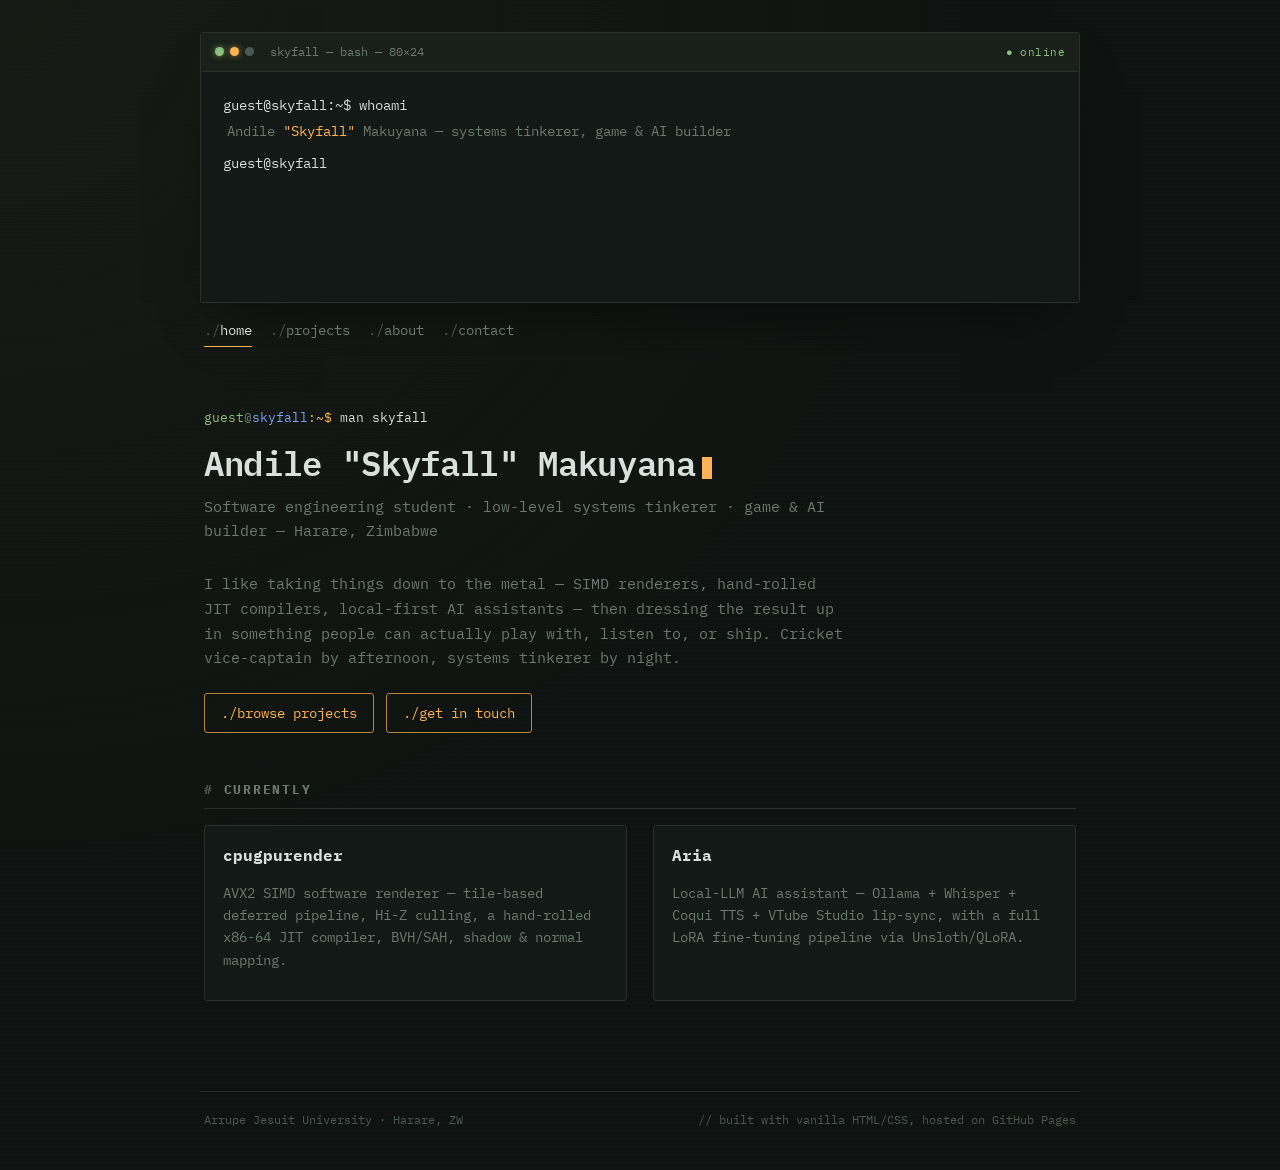
<file: docs/index.html>
<!DOCTYPE html>
<html lang="en">
<head>
<meta charset="UTF-8">
<meta name="viewport" content="width=device-width, initial-scale=1.0">
<title>Skyfall // Andile Makuyana</title>
<meta name="description" content="Portfolio of Andile 'Skyfall' Makuyana — software engineer, systems tinkerer, game & AI builder.">
<link rel="preconnect" href="https://fonts.googleapis.com">
<link href="https://fonts.googleapis.com/css2?family=IBM+Plex+Mono:ital,wght@0,400;0,500;0,600;1,400&display=swap" rel="stylesheet">
<link rel="stylesheet" href="style.css">
<style>
  #boot { font-size: 13.5px; min-height: 190px; }
  .boot-line { padding: 2px 0; white-space: pre-wrap; }
  .boot-line.out { color: var(--fg-dim); padding-left: 4px; margin-bottom: 6px; }
  .boot-line .hl { color: var(--amber); }
  .boot-cursor { color: var(--amber); animation: blink 1s steps(1) infinite; }
  .hero-lead { margin-top: 30px; }
  .hero-lead h1 { font-size: 34px; }
  .cta-row { display: flex; gap: 12px; margin-top: 22px; flex-wrap: wrap; }
</style>
</head>
<body>

<div class="terminal-window">
  <div class="titlebar">
    <span class="dots">
      <span class="dot dot--green" title="build: passing"></span>
      <span class="dot dot--amber" title="ci: running"></span>
      <span class="dot dot--dim" title="deploys: idle"></span>
    </span>
    <span class="path">skyfall — bash — 80×24</span>
    <span class="status">● online</span>
  </div>
  <div style="padding: 20px 22px;">
    <div id="boot" aria-live="polite"></div>
  </div>
</div>

<nav class="shell-nav" aria-label="Primary">
  <a href="index.html" aria-current="page">home</a>
  <a href="projects.html">projects</a>
  <a href="about.html">about</a>
  <a href="contact.html">contact</a>
</nav>

<main>
  <section class="hero-lead">
    <p class="prompt-line">
      <span class="user">guest</span><span class="at">@</span><span class="host">skyfall</span><span class="cwd">:~$</span>
      <span class="cmd">man skyfall</span>
    </p>
    <h1>Andile "Skyfall" Makuyana<span class="caret"></span></h1>
    <p class="tagline">Software engineering student · low-level systems tinkerer · game &amp; AI builder — Harare, Zimbabwe</p>
    <p class="lede">
      I like taking things down to the metal — SIMD renderers, hand-rolled JIT compilers, local-first AI
      assistants — then dressing the result up in something people can actually play with, listen to,
      or ship. Cricket vice-captain by afternoon, systems tinkerer by night.
    </p>
    <div class="cta-row">
      <a class="btn" href="projects.html">./browse projects</a>
      <a class="btn" href="contact.html">./get in touch</a>
    </div>
  </section>

  <section>
    <h2>currently</h2>
    <div class="grid-2">
      <div class="card">
        <h3>cpugpurender</h3>
        <p style="font-size:13.5px; color:var(--fg-dim);">
          AVX2 SIMD software renderer — tile-based deferred pipeline, Hi-Z culling, a hand-rolled
          x86-64 JIT compiler, BVH/SAH, shadow &amp; normal mapping.
        </p>
      </div>
      <div class="card">
        <h3>Aria</h3>
        <p style="font-size:13.5px; color:var(--fg-dim);">
          Local-LLM AI assistant — Ollama + Whisper + Coqui TTS + VTube Studio lip-sync, with a
          full LoRA fine-tuning pipeline via Unsloth/QLoRA.
        </p>
      </div>
    </div>
  </section>
</main>

<footer>
  <span>Arrupe Jesuit University · Harare, ZW</span>
  <span class="comment">// built with vanilla HTML/CSS, hosted on GitHub Pages</span>
</footer>

<script src="script.js"></script>
</body>
</html>
</file>
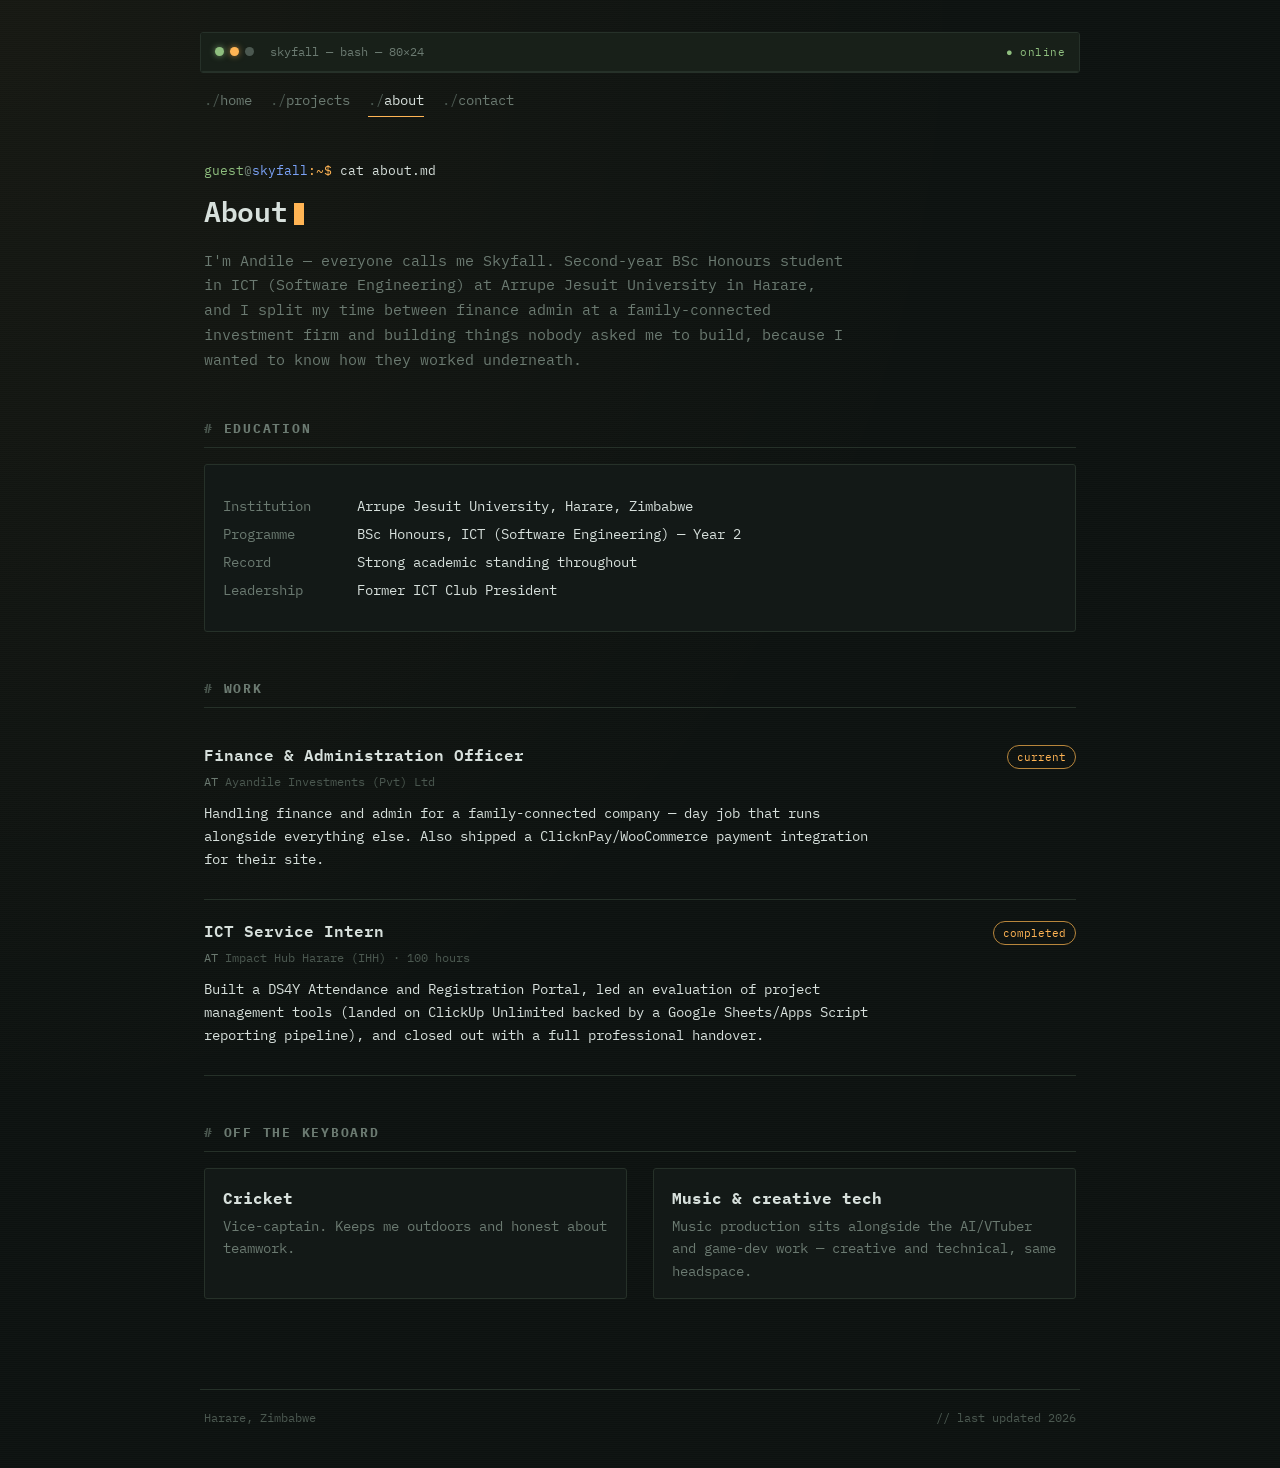
<file: docs/about.html>
<!DOCTYPE html>
<html lang="en">
<head>
<meta charset="UTF-8">
<meta name="viewport" content="width=device-width, initial-scale=1.0">
<title>About // Skyfall</title>
<link rel="preconnect" href="https://fonts.googleapis.com">
<link href="https://fonts.googleapis.com/css2?family=IBM+Plex+Mono:ital,wght@0,400;0,500;0,600;1,400&display=swap" rel="stylesheet">
<link rel="stylesheet" href="style.css">
</head>
<body>

<div class="terminal-window">
  <div class="titlebar">
    <span class="dots">
      <span class="dot dot--green" title="build: passing"></span>
      <span class="dot dot--amber" title="ci: running"></span>
      <span class="dot dot--dim" title="deploys: idle"></span>
    </span>
    <span class="path">skyfall — bash — 80×24</span>
    <span class="status">● online</span>
  </div>
</div>

<nav class="shell-nav" aria-label="Primary">
  <a href="index.html">home</a>
  <a href="projects.html">projects</a>
  <a href="about.html" aria-current="page">about</a>
  <a href="contact.html">contact</a>
</nav>

<main>
  <p class="prompt-line">
    <span class="user">guest</span><span class="at">@</span><span class="host">skyfall</span><span class="cwd">:~$</span>
    <span class="cmd">cat about.md</span>
  </p>
  <h1>About<span class="caret"></span></h1>
  <p class="lede">
    I'm Andile — everyone calls me Skyfall. Second-year BSc Honours student in ICT (Software
    Engineering) at Arrupe Jesuit University in Harare, and I split my time between finance
    admin at a family-connected investment firm and building things nobody asked me to build,
    because I wanted to know how they worked underneath.
  </p>

  <h2>education</h2>
  <div class="card">
    <dl class="kv">
      <dt>Institution</dt><dd>Arrupe Jesuit University, Harare, Zimbabwe</dd>
      <dt>Programme</dt><dd>BSc Honours, ICT (Software Engineering) — Year 2</dd>
      <dt>Record</dt><dd>Strong academic standing throughout</dd>
      <dt>Leadership</dt><dd>Former ICT Club President</dd>
    </dl>
  </div>

  <h2>work</h2>

  <div class="entry">
    <div class="entry-head">
      <div class="entry-name">Finance &amp; Administration Officer</div>
      <span class="entry-tag">current</span>
    </div>
    <div class="entry-meta"><span class="k">AT</span> Ayandile Investments (Pvt) Ltd</div>
    <p>Handling finance and admin for a family-connected company — day job that runs alongside
      everything else. Also shipped a ClicknPay/WooCommerce payment integration for their site.</p>
  </div>

  <div class="entry">
    <div class="entry-head">
      <div class="entry-name">ICT Service Intern</div>
      <span class="entry-tag">completed</span>
    </div>
    <div class="entry-meta"><span class="k">AT</span> Impact Hub Harare (IHH) · 100 hours</div>
    <p>Built a DS4Y Attendance and Registration Portal, led an evaluation of project management
      tools (landed on ClickUp Unlimited backed by a Google Sheets/Apps Script reporting
      pipeline), and closed out with a full professional handover.</p>
  </div>

  <h2>off the keyboard</h2>
  <div class="grid-2">
    <div class="card">
      <h3>Cricket</h3>
      <p style="font-size:13.5px; color:var(--fg-dim); margin:0;">Vice-captain. Keeps me
        outdoors and honest about teamwork.</p>
    </div>
    <div class="card">
      <h3>Music &amp; creative tech</h3>
      <p style="font-size:13.5px; color:var(--fg-dim); margin:0;">Music production sits
        alongside the AI/VTuber and game-dev work — creative and technical, same headspace.</p>
    </div>
  </div>
</main>

<footer>
  <span>Harare, Zimbabwe</span>
  <span class="comment">// last updated 2026</span>
</footer>

</body>
</html>
</file>
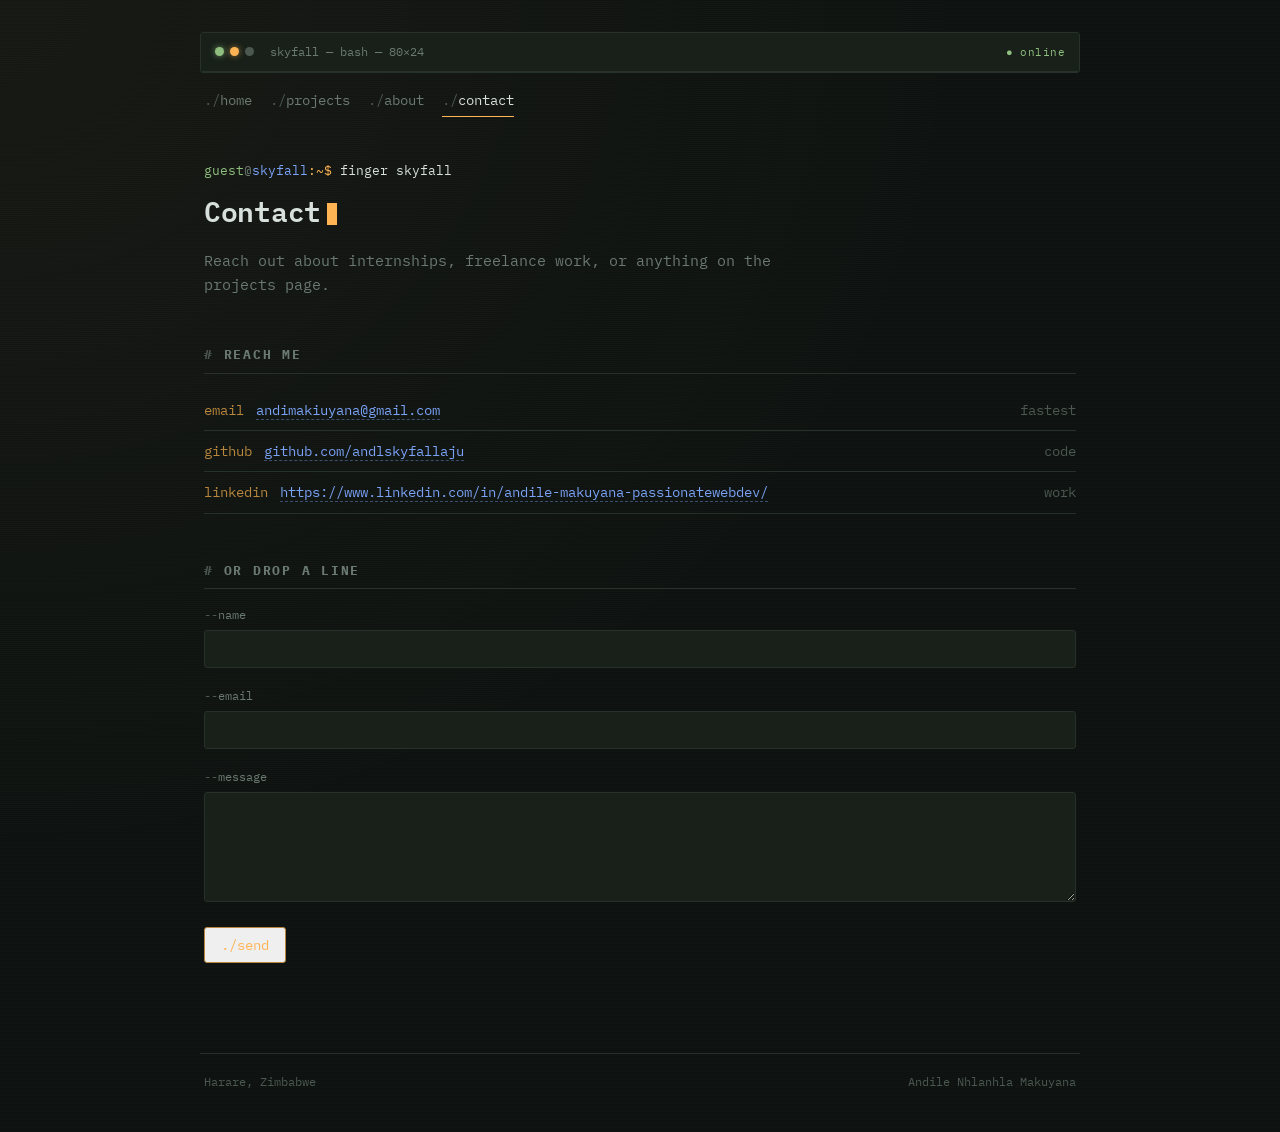
<file: docs/contact.html>
<!DOCTYPE html>
<html lang="en">
<head>
<meta charset="UTF-8">
<meta name="viewport" content="width=device-width, initial-scale=1.0">
<title>Contact // Skyfall</title>
<link rel="preconnect" href="https://fonts.googleapis.com">
<link href="https://fonts.googleapis.com/css2?family=IBM+Plex+Mono:ital,wght@0,400;0,500;0,600;1,400&display=swap" rel="stylesheet">
<link rel="stylesheet" href="style.css">
</head>
<body>

<div class="terminal-window">
  <div class="titlebar">
    <span class="dots">
      <span class="dot dot--green" title="build: passing"></span>
      <span class="dot dot--amber" title="ci: running"></span>
      <span class="dot dot--dim" title="deploys: idle"></span>
    </span>
    <span class="path">skyfall — bash — 80×24</span>
    <span class="status">● online</span>
  </div>
</div>

<nav class="shell-nav" aria-label="Primary">
  <a href="index.html">home</a>
  <a href="projects.html">projects</a>
  <a href="about.html">about</a>
  <a href="contact.html" aria-current="page">contact</a>
</nav>

<main>
  <p class="prompt-line">
    <span class="user">guest</span><span class="at">@</span><span class="host">skyfall</span><span class="cwd">:~$</span>
    <span class="cmd">finger skyfall</span>
  </p>
  <h1>Contact<span class="caret"></span></h1>
  <p class="lede">Reach out about internships, freelance work, or anything on the projects page.</p>

  <h2>reach me</h2>
  <div class="log-item">
    <span class="hash">email</span>
    <span class="msg"><a href="mailto:your.email@example.com">andimakiuyana@gmail.com</a></span>
    <span class="date comment">fastest</span>
  </div>
  <div class="log-item">
    <span class="hash">github</span>
    <span class="msg"><a href="https://github.com/your-username" target="_blank" rel="noopener">github.com/andlskyfallaju</a></span>
    <span class="date comment">code</span>
  </div>
  <div class="log-item">
    <span class="hash">linkedin</span>
    <span class="msg"><a href="https://linkedin.com/in/your-username" target="_blank" rel="noopener">https://www.linkedin.com/in/andile-makuyana-passionatewebdev/</a></span>
    <span class="date comment">work</span>
  </div>

  <h2>or drop a line</h2>
  <p class="comment" style="font-size:12.5px; margin-bottom:16px;">
  </p>
  <form action="mailto:andimakuyana@gmail.com" method="post" enctype="text/plain">
    <div class="field">
      <label for="name">name</label>
      <input id="name" name="name" type="text" required>
    </div>
    <div class="field">
      <label for="email">email</label>
      <input id="email" name="email" type="email" required>
    </div>
    <div class="field">
      <label for="message">message</label>
      <textarea id="message" name="message" rows="5" required></textarea>
    </div>
    <button class="btn" type="submit" style="font-family: var(--mono); cursor: pointer;">./send</button>
  </form>
</main>

<footer>
  <span>Harare, Zimbabwe</span>
  <span class="comment">Andile Nhlanhla Makuyana</span>
</footer>

</body>
</html>
</file>
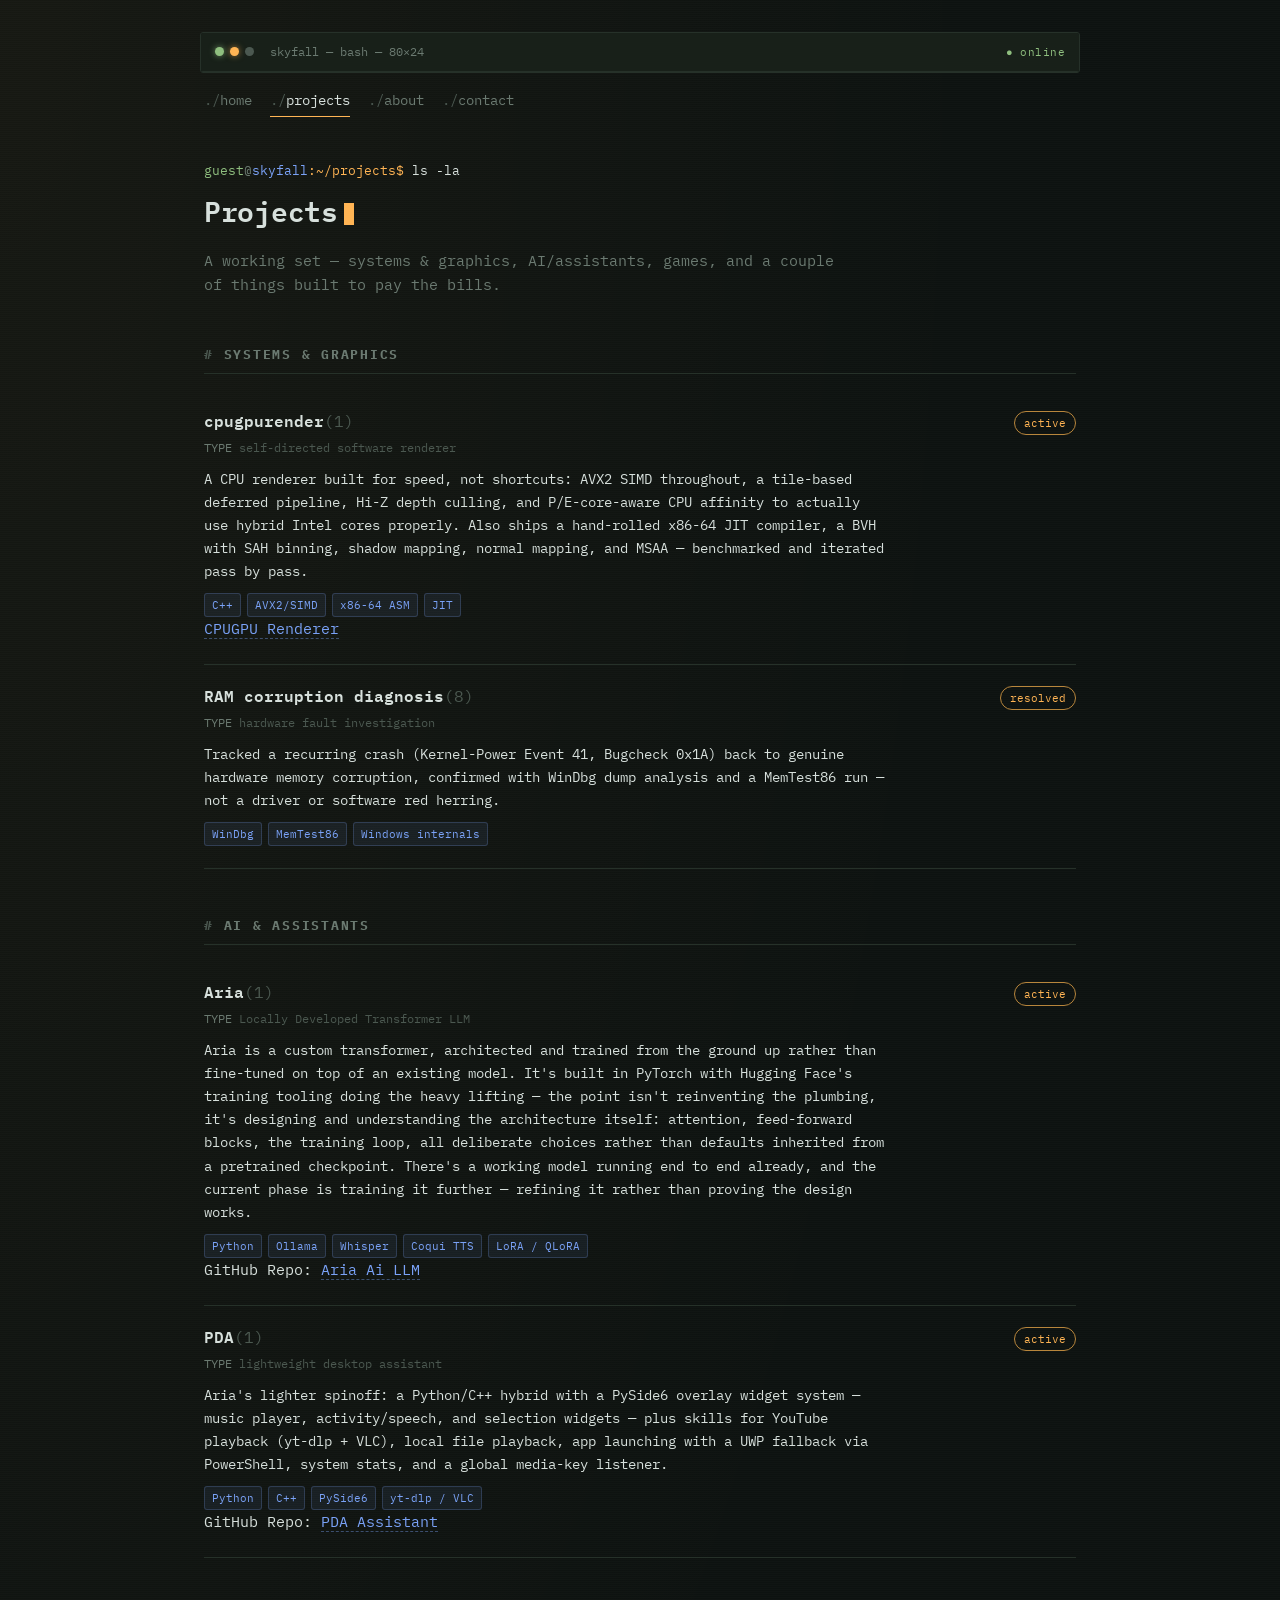
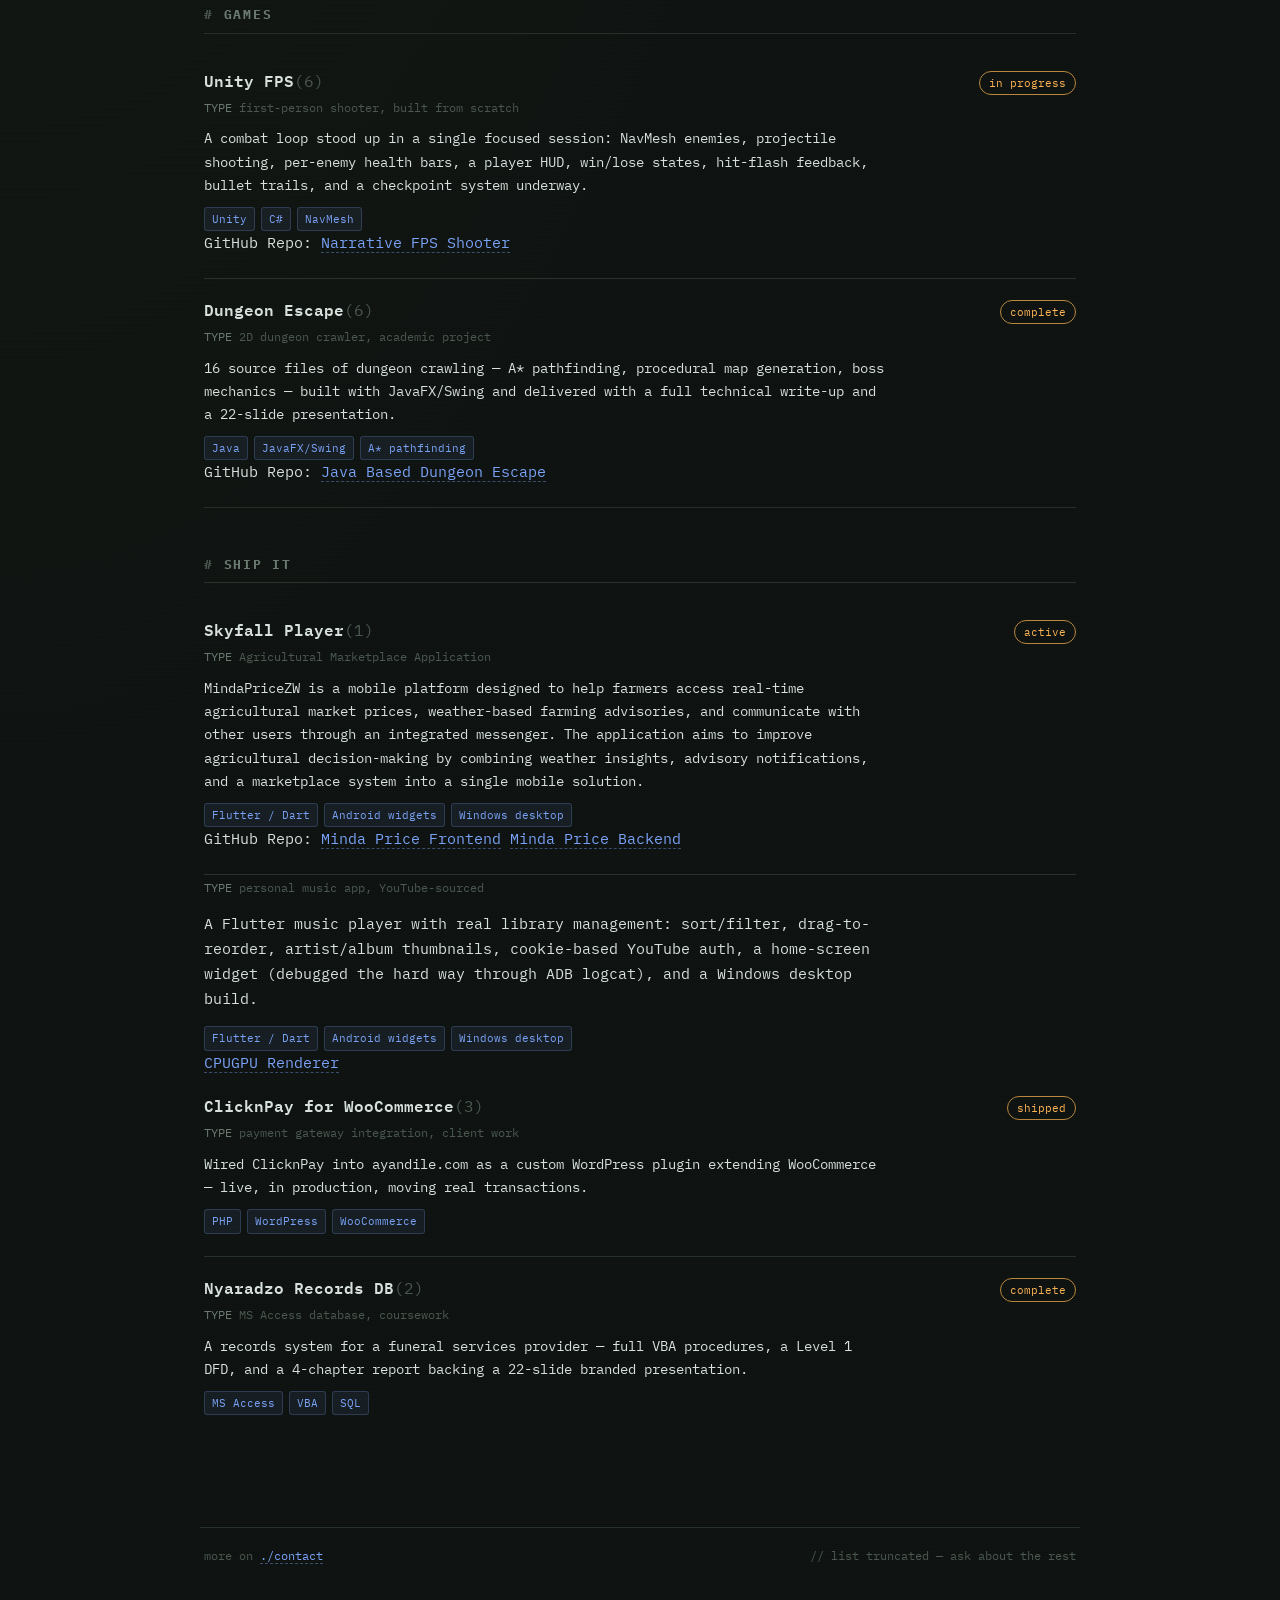
<file: docs/projects.html>
<!DOCTYPE html>
<html lang="en">
<head>
<meta charset="UTF-8">
<meta name="viewport" content="width=device-width, initial-scale=1.0">
<title>Projects // Skyfall</title>
<link rel="preconnect" href="https://fonts.googleapis.com">
<link href="https://fonts.googleapis.com/css2?family=IBM+Plex+Mono:ital,wght@0,400;0,500;0,600;1,400&display=swap" rel="stylesheet">
<link rel="stylesheet" href="style.css">
</head>
<body>

<div class="terminal-window">
  <div class="titlebar">
    <span class="dots">
      <span class="dot dot--green" title="build: passing"></span>
      <span class="dot dot--amber" title="ci: running"></span>
      <span class="dot dot--dim" title="deploys: idle"></span>
    </span>
    <span class="path">skyfall — bash — 80×24</span>
    <span class="status">● online</span>
  </div>
</div>

<nav class="shell-nav" aria-label="Primary">
  <a href="index.html">home</a>
  <a href="projects.html" aria-current="page">projects</a>
  <a href="about.html">about</a>
  <a href="contact.html">contact</a>
</nav>

<main>
  <p class="prompt-line">
    <span class="user">guest</span><span class="at">@</span><span class="host">skyfall</span><span class="cwd">:~/projects$</span>
    <span class="cmd">ls -la</span>
  </p>
  <h1>Projects<span class="caret"></span></h1>
  <p class="lede">A working set — systems &amp; graphics, AI/assistants, games, and a couple of things built to pay the bills.</p>

  <h2>systems &amp; graphics</h2>

  <div class="entry">
    <div class="entry-head">
      <div class="entry-name">cpugpurender<span class="sec">(1)</span></div>
      <span class="entry-tag">active</span>
    </div>
    <div class="entry-meta"><span class="k">TYPE</span> self-directed software renderer</div>
    <p>A CPU renderer built for speed, not shortcuts: AVX2 SIMD throughout, a tile-based deferred
      pipeline, Hi-Z depth culling, and P/E-core-aware CPU affinity to actually use hybrid Intel
      cores properly. Also ships a hand-rolled x86-64 JIT compiler, a BVH with SAH binning, shadow
      mapping, normal mapping, and MSAA — benchmarked and iterated pass by pass.</p>
    <div class="stack"><span>C++</span><span>AVX2/SIMD</span><span>x86-64 ASM</span><span>JIT</span></div>
    <span><a href="https://github.com/andlskyfallaju/cpugpurender">CPUGPU Renderer</a></span>
  </div>

  <div class="entry">
    <div class="entry-head">
      <div class="entry-name">RAM corruption diagnosis<span class="sec">(8)</span></div>
      <span class="entry-tag">resolved</span>
    </div>
    <div class="entry-meta"><span class="k">TYPE</span> hardware fault investigation</div>
    <p>Tracked a recurring crash (Kernel-Power Event 41, Bugcheck 0x1A) back to genuine hardware
      memory corruption, confirmed with WinDbg dump analysis and a MemTest86 run — not a driver
      or software red herring.</p>
    <div class="stack"><span>WinDbg</span><span>MemTest86</span><span>Windows internals</span></div>
  </div>

  <h2>ai &amp; assistants</h2>

  <div class="entry">
    <div class="entry-head">
      <div class="entry-name">Aria<span class="sec">(1)</span></div>
      <span class="entry-tag">active</span>
    </div>
    <div class="entry-meta"><span class="k">TYPE</span> Locally Developed Transformer LLM </div>
    <p>Aria is a custom transformer, architected and trained from the ground up rather than fine-tuned on top of an existing model. 
      It's built in PyTorch with Hugging Face's training tooling doing the heavy lifting — the point isn't reinventing the plumbing, 
      it's designing and understanding the architecture itself: attention, feed-forward blocks, the training loop, 
      all deliberate choices rather than defaults inherited from a pretrained checkpoint. 
      There's a working model running end to end already, and the current phase is training it further — refining it rather than proving the design works.</p>
    <div class="stack"><span>Python</span><span>Ollama</span><span>Whisper</span><span>Coqui TTS</span><span>LoRA / QLoRA</span></div>
    <span>GitHub Repo: <a href="https://github.com/andlskyfallaju/Aria-AI">Aria Ai LLM</a></span>
  </div>

  <div class="entry">
    <div class="entry-head">
      <div class="entry-name">PDA<span class="sec">(1)</span></div>
      <span class="entry-tag">active</span>
    </div>
    <div class="entry-meta"><span class="k">TYPE</span> lightweight desktop assistant</div>
    <p>Aria's lighter spinoff: a Python/C++ hybrid with a PySide6 overlay widget system — music
      player, activity/speech, and selection widgets — plus skills for YouTube playback (yt-dlp +
      VLC), local file playback, app launching with a UWP fallback via PowerShell, system stats,
      and a global media-key listener.</p>
    <div class="stack"><span>Python</span><span>C++</span><span>PySide6</span><span>yt-dlp / VLC</span></div>
    <span>GitHub Repo: <a href="https://github.com/andlskyfallaju/Local-PDA-Assistant">PDA Assistant</a></span>
  </div>

  <h2>games</h2>

  <div class="entry">
    <div class="entry-head">
      <div class="entry-name">Unity FPS<span class="sec">(6)</span></div>
      <span class="entry-tag">in progress</span>
    </div>
    <div class="entry-meta"><span class="k">TYPE</span> first-person shooter, built from scratch</div>
    <p>A combat loop stood up in a single focused session: NavMesh enemies, projectile shooting,
      per-enemy health bars, a player HUD, win/lose states, hit-flash feedback, bullet trails, and
      a checkpoint system underway.</p>
    <div class="stack"><span>Unity</span><span>C#</span><span>NavMesh</span></div>
    <span>GitHub Repo: <a href="https://github.com/andlskyfallaju/Narrative-FPS">Narrative FPS Shooter</a></span>
  </div>

  <div class="entry">
    <div class="entry-head">
      <div class="entry-name">Dungeon Escape<span class="sec">(6)</span></div>
      <span class="entry-tag">complete</span>
    </div>
    <div class="entry-meta"><span class="k">TYPE</span> 2D dungeon crawler, academic project</div>
    <p>16 source files of dungeon crawling — A* pathfinding, procedural map generation, boss
      mechanics — built with JavaFX/Swing and delivered with a full technical write-up and a
      22-slide presentation.</p>
    <div class="stack"><span>Java</span><span>JavaFX/Swing</span><span>A* pathfinding</span></div>
    <span>GitHub Repo: <a href="https://github.com/andlskyfallaju/DungeonEscape">Java Based Dungeon Escape</a></span>
  </div>

  <h2>ship it</h2>

  <div class="entry">
    <div class="entry-head">
      <div class="entry-name">Skyfall Player<span class="sec">(1)</span></div>
      <span class="entry-tag">active</span>
    </div>
    <div class="entry-meta"><span class="k">TYPE</span> Agricultural Marketplace Application</div>
    <p>MindaPriceZW is a mobile platform designed to help farmers access real-time agricultural market prices, 
      weather-based farming advisories, and communicate with other users through an integrated messenger.
      The application aims to improve agricultural decision-making by combining weather insights, 
      advisory notifications, and a marketplace system into a single mobile solution.</p>
    <div class="stack"><span>Flutter / Dart</span><span>Android widgets</span><span>Windows desktop</span></div>
    <span>GitHub Repo: <a href="https://github.com/andlskyfallaju/mindaprice-zw-app">Minda Price Frontend</a> <a href="https://github.com/andlskyfallaju/mindaprice-backend">Minda Price Backend</a></span>
  </div>

  <div class="entry-meta"><span class="k">TYPE</span> personal music app, YouTube-sourced</div>
    <p>A Flutter music player with real library management: sort/filter, drag-to-reorder,
      artist/album thumbnails, cookie-based YouTube auth, a home-screen widget (debugged the hard
      way through ADB logcat), and a Windows desktop build.</p>
    <div class="stack"><span>Flutter / Dart</span><span>Android widgets</span><span>Windows desktop</span></div>
    <a href="https://github.com/andlskyfallaju/mindaprice-zw-app">CPUGPU Renderer</a>
  </div>

  <div class="entry">
    <div class="entry-head">
      <div class="entry-name">ClicknPay for WooCommerce<span class="sec">(3)</span></div>
      <span class="entry-tag">shipped</span>
    </div>
    <div class="entry-meta"><span class="k">TYPE</span> payment gateway integration, client work</div>
    <p>Wired ClicknPay into ayandile.com as a custom WordPress plugin extending WooCommerce —
      live, in production, moving real transactions.</p>
    <div class="stack"><span>PHP</span><span>WordPress</span><span>WooCommerce</span></div>
  </div>

  <div class="entry">
    <div class="entry-head">
      <div class="entry-name">Nyaradzo Records DB<span class="sec">(2)</span></div>
      <span class="entry-tag">complete</span>
    </div>
    <div class="entry-meta"><span class="k">TYPE</span> MS Access database, coursework</div>
    <p>A records system for a funeral services provider — full VBA procedures, a Level 1 DFD, and
      a 4-chapter report backing a 22-slide branded presentation.</p>
    <div class="stack"><span>MS Access</span><span>VBA</span><span>SQL</span></div>
  </div>


</main>

<footer>
  <span>more on <a href="contact.html">./contact</a></span>
  <span class="comment">// list truncated — ask about the rest</span>
</footer>

</body>
</html>
</file>
<file: docs/style.css>
/* ============================================================
   Skyfall // portfolio — terminal design system
   ============================================================ */

:root {
  --bg:        #0d1210;
  --bg-panel:  #131917;
  --bg-raised: #182019;
  --border:    #263129;
  --fg:        #d7e0dc;
  --fg-dim:    #6b7a71;
  --fg-dimmer: #4b5850;
  --amber:     #ffb454;
  --amber-dim: #b8863c;
  --blue:      #7aa2f7;
  --red:       #e06c75;
  --green:     #8fbf7f;

  --mono: "IBM Plex Mono", "JetBrains Mono", "SF Mono", Consolas, monospace;

  --radius: 3px;
  --maxw: 880px;
}

* { box-sizing: border-box; }

html {
  scroll-behavior: smooth;
}

@media (prefers-reduced-motion: reduce) {
  html { scroll-behavior: auto; }
  *, *::before, *::after {
    animation-duration: 0.01ms !important;
    animation-iteration-count: 1 !important;
    transition-duration: 0.01ms !important;
  }
}

body {
  margin: 0;
  background: var(--bg);
  color: var(--fg);
  font-family: var(--mono);
  font-size: 15px;
  line-height: 1.65;
  background-image:
    radial-gradient(ellipse at top left, rgba(255,180,84,0.04), transparent 55%),
    repeating-linear-gradient(0deg, rgba(255,255,255,0.012) 0px, rgba(255,255,255,0.012) 1px, transparent 1px, transparent 2px);
}

a {
  color: var(--blue);
  text-decoration: none;
  border-bottom: 1px dashed rgba(122,162,247,0.4);
}
a:hover, a:focus-visible {
  color: var(--amber);
  border-bottom-color: rgba(255,180,84,0.6);
}
a:focus-visible {
  outline: 1px solid var(--amber);
  outline-offset: 2px;
}

::selection {
  background: var(--amber-dim);
  color: #0d1210;
}

/* ---------- window chrome ---------- */

.terminal-window {
  max-width: var(--maxw);
  margin: 32px auto 0;
  border: 1px solid var(--border);
  border-radius: var(--radius);
  background: var(--bg-panel);
  box-shadow: 0 30px 60px -30px rgba(0,0,0,0.6);
  overflow: hidden;
}

.titlebar {
  display: flex;
  align-items: center;
  gap: 10px;
  padding: 9px 14px;
  background: var(--bg-raised);
  border-bottom: 1px solid var(--border);
  font-size: 12px;
  color: var(--fg-dim);
}

.dots { display: flex; gap: 6px; margin-right: 6px; }
.dot { width: 9px; height: 9px; border-radius: 50%; display: inline-block; }
.dot--green  { background: var(--green); box-shadow: 0 0 6px rgba(143,191,127,0.7); }
.dot--amber  { background: var(--amber); box-shadow: 0 0 6px rgba(255,180,84,0.6); }
.dot--dim    { background: var(--fg-dimmer); }

.titlebar .path { color: var(--fg-dim); }
.titlebar .status {
  margin-left: auto;
  font-size: 11px;
  letter-spacing: 0.04em;
  color: var(--green);
}

/* ---------- shell-prompt nav ---------- */

nav.shell-nav {
  max-width: var(--maxw);
  margin: 14px auto 0;
  padding: 0 4px;
  display: flex;
  flex-wrap: wrap;
  gap: 18px;
  font-size: 13.5px;
}

nav.shell-nav a {
  border-bottom: none;
  color: var(--fg-dim);
  padding: 2px 0;
  position: relative;
}
nav.shell-nav a::before {
  content: "./";
  color: var(--fg-dimmer);
}
nav.shell-nav a:hover {
  color: var(--amber);
}
nav.shell-nav a[aria-current="page"] {
  color: var(--fg);
}
nav.shell-nav a[aria-current="page"]::after {
  content: "";
  position: absolute;
  left: 0; right: 0; bottom: -4px;
  height: 1px;
  background: var(--amber);
}

/* ---------- content ---------- */

main {
  max-width: var(--maxw);
  margin: 0 auto;
  padding: 34px 4px 90px;
}

.prompt-line {
  color: var(--fg-dim);
  font-size: 13px;
  margin-bottom: 6px;
}
.prompt-line .user { color: var(--green); }
.prompt-line .at   { color: var(--fg-dim); }
.prompt-line .host { color: var(--blue); }
.prompt-line .cwd  { color: var(--amber); }
.prompt-line .cmd  { color: var(--fg); }

h1 {
  font-size: 28px;
  font-weight: 600;
  margin: 6px 0 4px;
  color: var(--fg);
  letter-spacing: -0.01em;
}
h1 .caret {
  display: inline-block;
  width: 10px; height: 22px;
  background: var(--amber);
  margin-left: 6px;
  vertical-align: -3px;
  animation: blink 1.05s steps(1) infinite;
}
@keyframes blink { 50% { opacity: 0; } }

h2 {
  font-size: 12.5px;
  text-transform: uppercase;
  letter-spacing: 0.14em;
  color: var(--fg-dim);
  margin: 46px 0 16px;
  padding-bottom: 8px;
  border-bottom: 1px solid var(--border);
}
h2::before { content: "# "; color: var(--fg-dimmer); }

h3 {
  font-size: 16px;
  color: var(--fg);
  margin: 0 0 4px;
}

p { color: var(--fg); max-width: 680px; }
p.lede { color: var(--fg-dim); max-width: 640px; }

.tagline {
  color: var(--fg-dim);
  margin: 0 0 28px;
}

.comment { color: var(--fg-dimmer); }

/* ---------- man-page project entries ---------- */

.entry {
  padding: 18px 0 22px;
  border-bottom: 1px solid var(--border);
}
.entry:last-child { border-bottom: none; }

.entry-head {
  display: flex;
  align-items: baseline;
  justify-content: space-between;
  gap: 12px;
  flex-wrap: wrap;
}

.entry-name {
  color: var(--fg);
  font-weight: 600;
  font-size: 16px;
}
.entry-name .sec { color: var(--fg-dimmer); font-weight: 400; }

.entry-tag {
  font-size: 11px;
  color: var(--amber);
  border: 1px solid var(--amber-dim);
  border-radius: 999px;
  padding: 2px 9px;
  white-space: nowrap;
}

.entry-meta {
  font-size: 12px;
  color: var(--fg-dimmer);
  margin: 3px 0 10px;
}
.entry-meta .k { color: var(--fg-dim); }

.entry p { margin: 6px 0; font-size: 14px; }

.stack {
  display: flex;
  flex-wrap: wrap;
  gap: 6px;
  margin-top: 10px;
}
.stack span {
  font-size: 11px;
  color: var(--blue);
  background: rgba(122,162,247,0.08);
  border: 1px solid rgba(122,162,247,0.22);
  border-radius: var(--radius);
  padding: 2px 7px;
}

.entry-links { margin-top: 10px; font-size: 12.5px; }
.entry-links a { margin-right: 14px; }

/* ---------- misc blocks ---------- */

.grid-2 {
  display: grid;
  grid-template-columns: 1fr 1fr;
  gap: 26px;
}
@media (max-width: 640px) {
  .grid-2 { grid-template-columns: 1fr; }
}

.card {
  border: 1px solid var(--border);
  background: var(--bg-panel);
  border-radius: var(--radius);
  padding: 16px 18px;
}

.kv { display: grid; grid-template-columns: 120px 1fr; gap: 6px 14px; font-size: 13.5px; }
.kv dt { color: var(--fg-dim); }
.kv dd { margin: 0; color: var(--fg); }

.log-item {
  display: flex;
  gap: 12px;
  font-size: 13.5px;
  padding: 9px 0;
  border-bottom: 1px solid var(--border);
}
.log-item:last-child { border-bottom: none; }
.log-item .hash { color: var(--amber-dim); flex-shrink: 0; }
.log-item .msg  { color: var(--fg); }
.log-item .date { color: var(--fg-dimmer); margin-left: auto; flex-shrink: 0; }

.btn {
  display: inline-block;
  border: 1px solid var(--amber-dim);
  color: var(--amber);
  border-radius: var(--radius);
  padding: 8px 16px;
  font-size: 13.5px;
  border-bottom: 1px solid var(--amber-dim);
}
.btn:hover { background: rgba(255,180,84,0.08); color: var(--amber); border-color: var(--amber); }

.field {
  margin-bottom: 18px;
}
.field label {
  display: block;
  font-size: 12px;
  color: var(--fg-dim);
  margin-bottom: 5px;
}
.field label::before { content: "--"; color: var(--fg-dimmer); }
.field input, .field textarea {
  width: 100%;
  background: var(--bg-raised);
  border: 1px solid var(--border);
  border-radius: var(--radius);
  color: var(--fg);
  font-family: var(--mono);
  font-size: 14px;
  padding: 9px 11px;
}
.field input:focus, .field textarea:focus {
  outline: 1px solid var(--amber);
  border-color: var(--amber);
}

footer {
  max-width: var(--maxw);
  margin: 0 auto 40px;
  padding: 18px 4px 0;
  border-top: 1px solid var(--border);
  color: var(--fg-dimmer);
  font-size: 12px;
  display: flex;
  justify-content: space-between;
  flex-wrap: wrap;
  gap: 8px;
}
</file>
